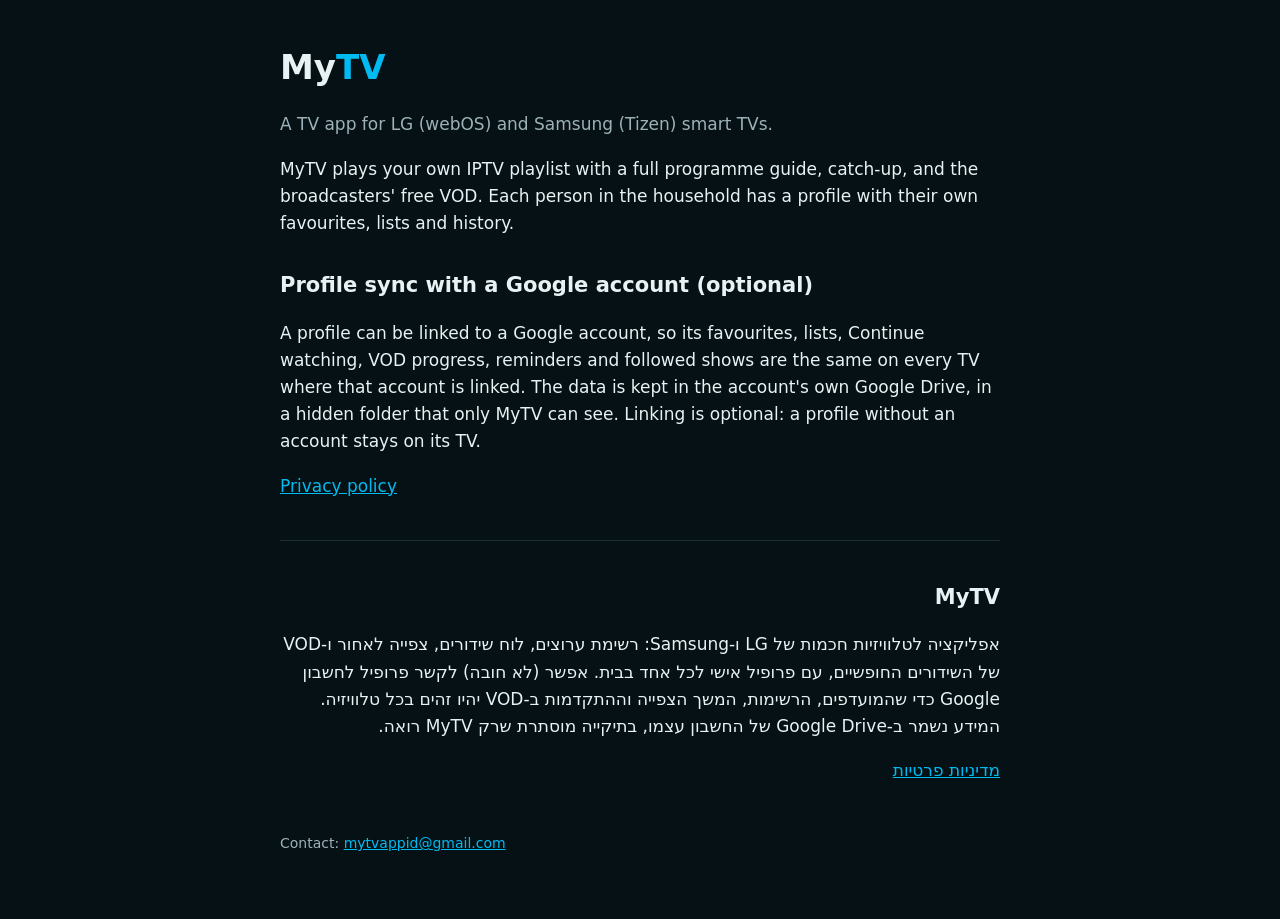
<file: index.html>
<!doctype html>
<html lang="en"><head><meta charset="utf-8"><meta name="viewport" content="width=device-width,initial-scale=1">
<title>MyTV</title><link rel="stylesheet" href="style.css"></head>
<body><main>
<h1>My<b>TV</b></h1>
<p class="dim">A TV app for LG (webOS) and Samsung (Tizen) smart TVs.</p>
<p>MyTV plays your own IPTV playlist with a full programme guide, catch-up, and the broadcasters' free VOD.
Each person in the household has a profile with their own favourites, lists and history.</p>
<h2>Profile sync with a Google account (optional)</h2>
<p>A profile can be linked to a Google account, so its favourites, lists, Continue watching, VOD progress,
reminders and followed shows are the same on every TV where that account is linked. The data is kept in the
account's own Google Drive, in a hidden folder that only MyTV can see. Linking is optional: a profile without an
account stays on its TV.</p>
<p><a href="privacy.html">Privacy policy</a></p>
<section dir="rtl" lang="he">
<h2>MyTV</h2>
<p>אפליקציה לטלוויזיות חכמות של LG ו-Samsung: רשימת ערוצים, לוח שידורים, צפייה לאחור ו-VOD של השידורים החופשיים,
עם פרופיל אישי לכל אחד בבית. אפשר (לא חובה) לקשר פרופיל לחשבון Google כדי שהמועדפים, הרשימות, המשך הצפייה וההתקדמות
ב-VOD יהיו זהים בכל טלוויזיה. המידע נשמר ב-Google Drive של החשבון עצמו, בתיקייה מוסתרת שרק MyTV רואה.</p>
<p><a href="privacy.html">מדיניות פרטיות</a></p>
</section>
<footer>Contact: <a href="mailto:mytvappid@gmail.com">mytvappid@gmail.com</a></footer>
</main></body></html>
</file>
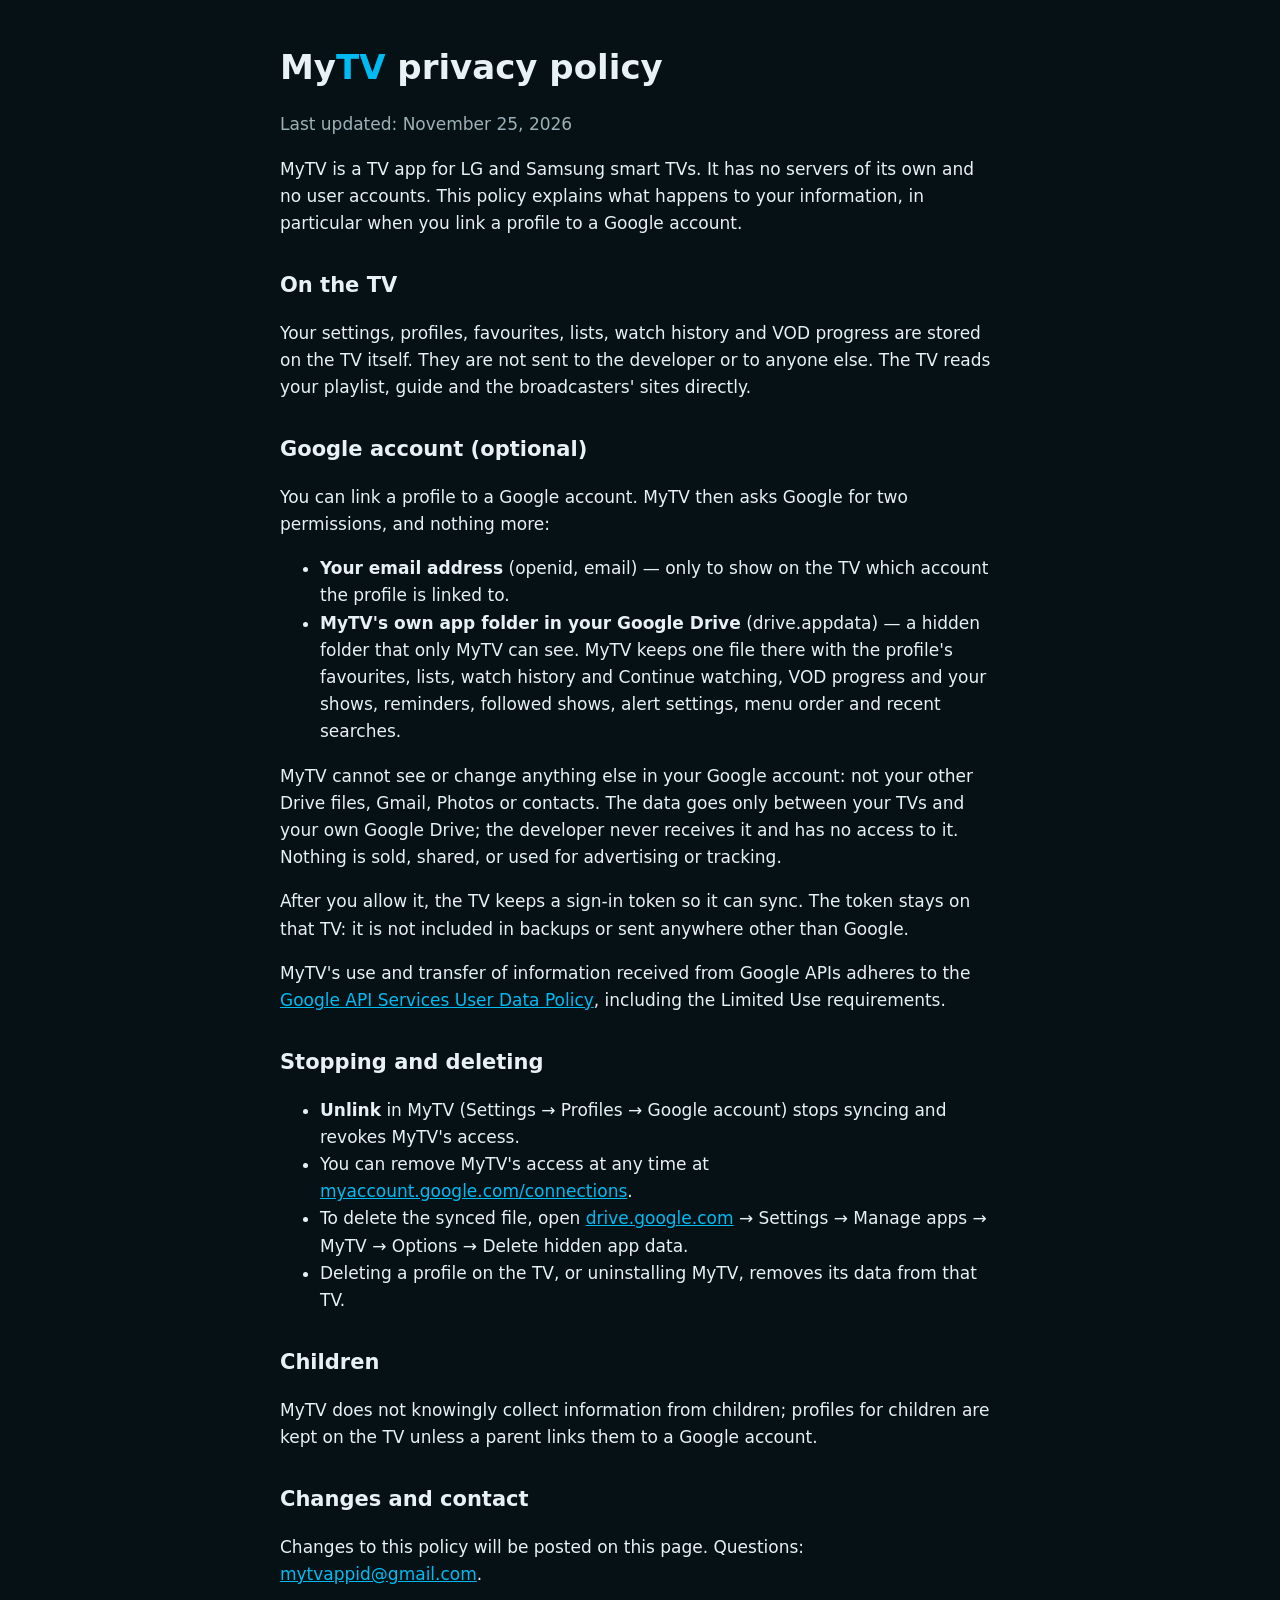
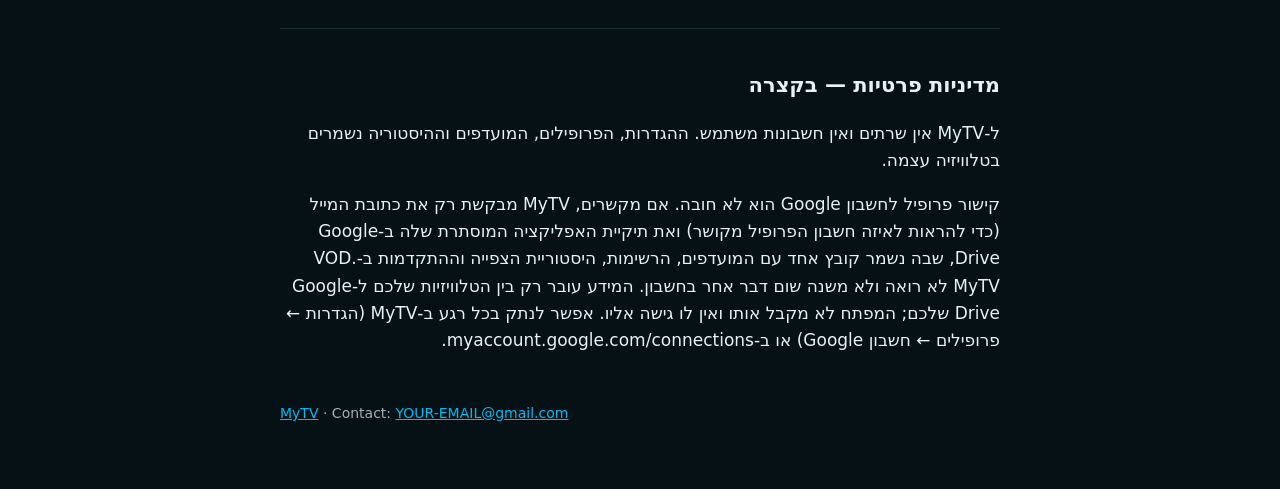
<file: privacy.html>
<!doctype html>
<html lang="en"><head><meta charset="utf-8"><meta name="viewport" content="width=device-width,initial-scale=1">
<title>MyTV privacy policy</title><link rel="stylesheet" href="style.css"></head>
<body><main>
<h1>My<b>TV</b> privacy policy</h1>
<p class="dim">Last updated: November 25, 2026</p>

<p>MyTV is a TV app for LG and Samsung smart TVs. It has no servers of its own and no user accounts. This policy
explains what happens to your information, in particular when you link a profile to a Google account.</p>

<h2>On the TV</h2>
<p>Your settings, profiles, favourites, lists, watch history and VOD progress are stored on the TV itself. They are
not sent to the developer or to anyone else. The TV reads your playlist, guide and the broadcasters' sites directly.</p>

<h2>Google account (optional)</h2>
<p>You can link a profile to a Google account. MyTV then asks Google for two permissions, and nothing more:</p>
<ul>
  <li><b>Your email address</b> (openid, email) — only to show on the TV which account the profile is linked to.</li>
  <li><b>MyTV's own app folder in your Google Drive</b> (drive.appdata) — a hidden folder that only MyTV can see.
    MyTV keeps one file there with the profile's favourites, lists, watch history and Continue watching, VOD progress
    and your shows, reminders, followed shows, alert settings, menu order and recent searches.</li>
</ul>
<p>MyTV cannot see or change anything else in your Google account: not your other Drive files, Gmail, Photos or
contacts. The data goes only between your TVs and your own Google Drive; the developer never receives it and has no
access to it. Nothing is sold, shared, or used for advertising or tracking.</p>
<p>After you allow it, the TV keeps a sign-in token so it can sync. The token stays on that TV: it is not included in
backups or sent anywhere other than Google.</p>
<p>MyTV's use and transfer of information received from Google APIs adheres to the
<a href="https://developers.google.com/terms/api-services-user-data-policy">Google API Services User Data Policy</a>,
including the Limited Use requirements.</p>

<h2>Stopping and deleting</h2>
<ul>
  <li><b>Unlink</b> in MyTV (Settings → Profiles → Google account) stops syncing and revokes MyTV's access.</li>
  <li>You can remove MyTV's access at any time at
    <a href="https://myaccount.google.com/connections">myaccount.google.com/connections</a>.</li>
  <li>To delete the synced file, open <a href="https://drive.google.com">drive.google.com</a> → Settings → Manage apps →
    MyTV → Options → Delete hidden app data.</li>
  <li>Deleting a profile on the TV, or uninstalling MyTV, removes its data from that TV.</li>
</ul>

<h2>Children</h2>
<p>MyTV does not knowingly collect information from children; profiles for children are kept on the TV unless a parent
links them to a Google account.</p>

<h2>Changes and contact</h2>
<p>Changes to this policy will be posted on this page. Questions:
<a href="mailto:mytvappid@gmail.com">mytvappid@gmail.com</a>.</p>

<section dir="rtl" lang="he">
<h2>מדיניות פרטיות — בקצרה</h2>
<p>ל-MyTV אין שרתים ואין חשבונות משתמש. ההגדרות, הפרופילים, המועדפים וההיסטוריה נשמרים בטלוויזיה עצמה.</p>
<p>קישור פרופיל לחשבון Google הוא לא חובה. אם מקשרים, MyTV מבקשת רק את כתובת המייל (כדי להראות לאיזה חשבון הפרופיל מקושר)
ואת תיקיית האפליקציה המוסתרת שלה ב-Google Drive, שבה נשמר קובץ אחד עם המועדפים, הרשימות, היסטוריית הצפייה וההתקדמות ב-VOD.
MyTV לא רואה ולא משנה שום דבר אחר בחשבון. המידע עובר רק בין הטלוויזיות שלכם ל-Google Drive שלכם; המפתח לא מקבל אותו ואין לו
גישה אליו. אפשר לנתק בכל רגע ב-MyTV (הגדרות ← פרופילים ← חשבון Google) או ב-myaccount.google.com/connections.</p>
</section>
<footer><a href="index.html">MyTV</a> · Contact: <a href="mailto:YOUR-EMAIL@gmail.com">YOUR-EMAIL@gmail.com</a></footer>
</main></body></html>
</file>
<file: style.css>
:root { --a: #00BBF2; --ink: #051114; --text: #E8F1F3; --dim: #9DB2B8; }
* { box-sizing: border-box; }
body { margin: 0; background: var(--ink); color: var(--text); font: 17px/1.6 system-ui, -apple-system, "Segoe UI", Roboto, Arial, sans-serif; }
main { max-width: 760px; margin: 0 auto; padding: 40px 20px 64px; }
h1 { font-size: 34px; margin: 0 0 6px; } h1 b { color: var(--a); }
h2 { font-size: 21px; margin: 32px 0 8px; }
p, li { color: var(--text); } .dim { color: var(--dim); }
a { color: var(--a); }
section[dir="rtl"] { border-top: 1px solid #1d3036; margin-top: 40px; padding-top: 8px; }
footer { margin-top: 48px; color: var(--dim); font-size: 14px; }
</file>
